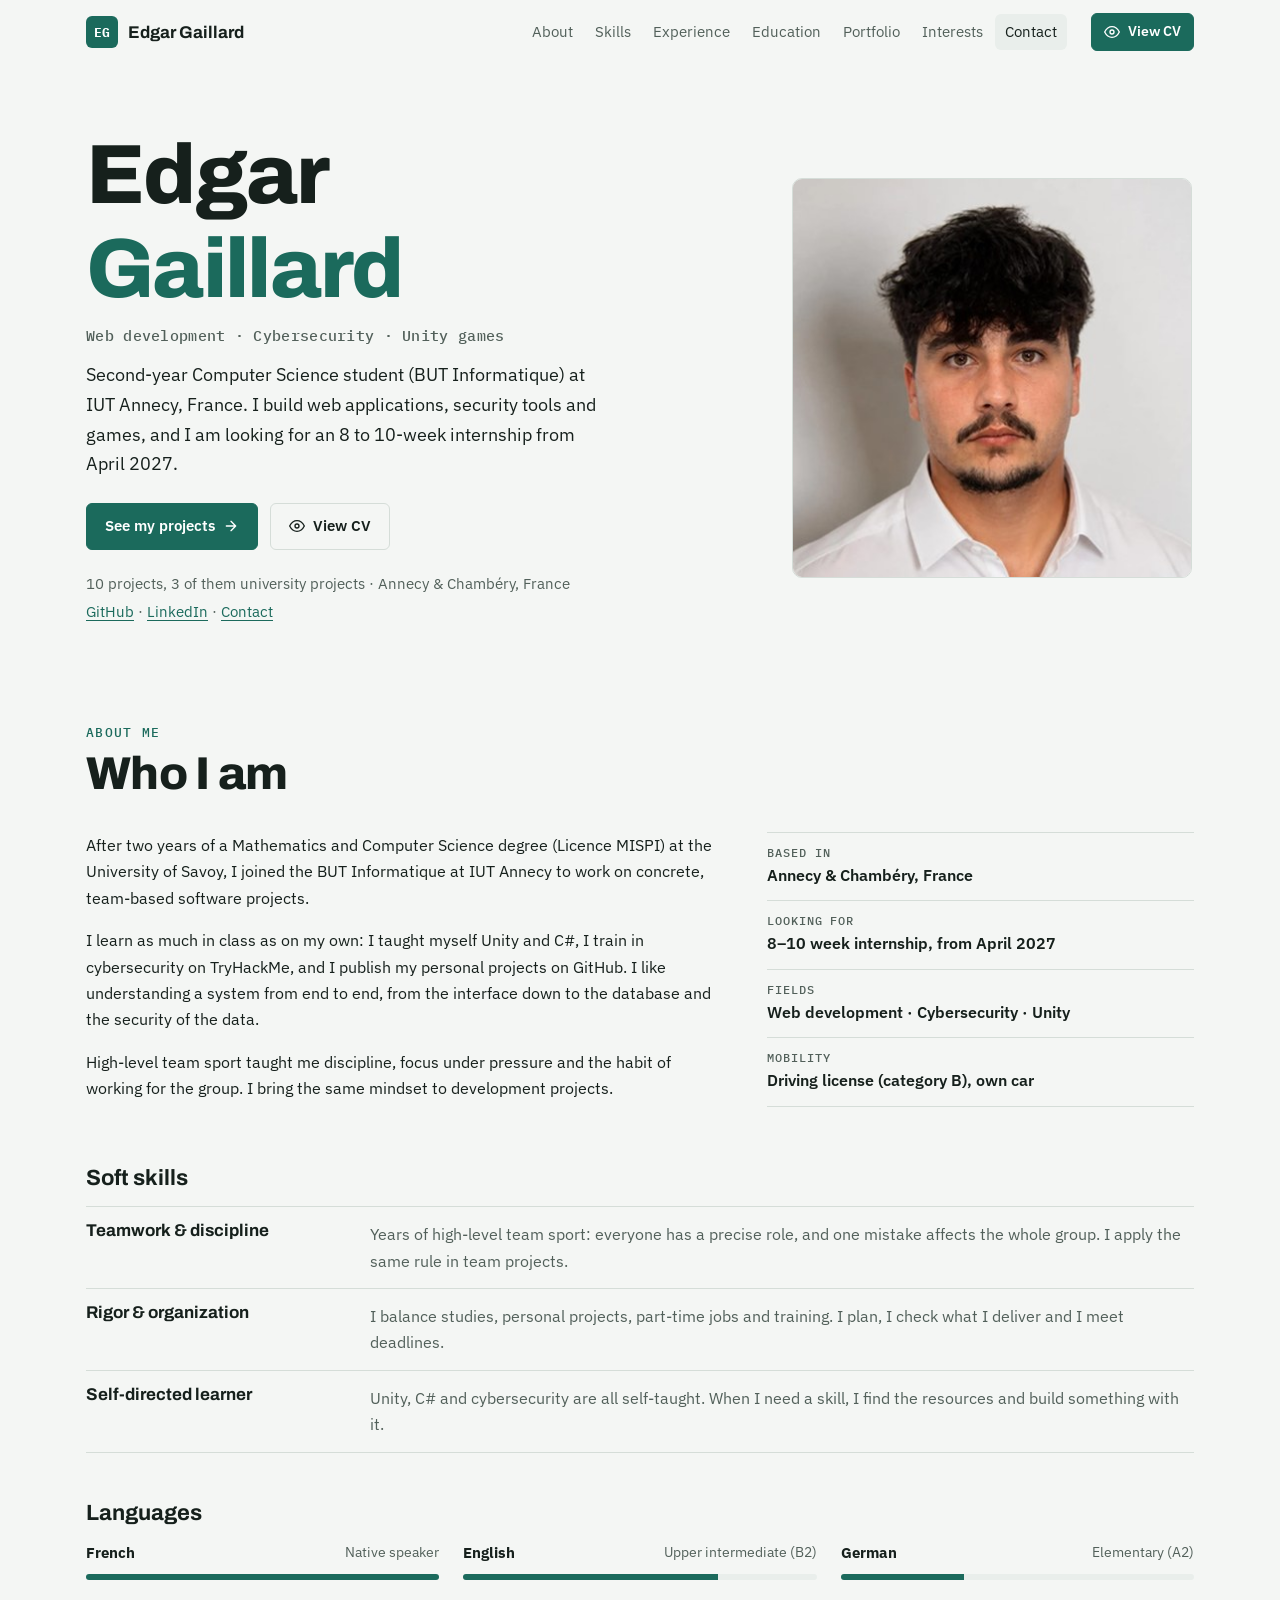
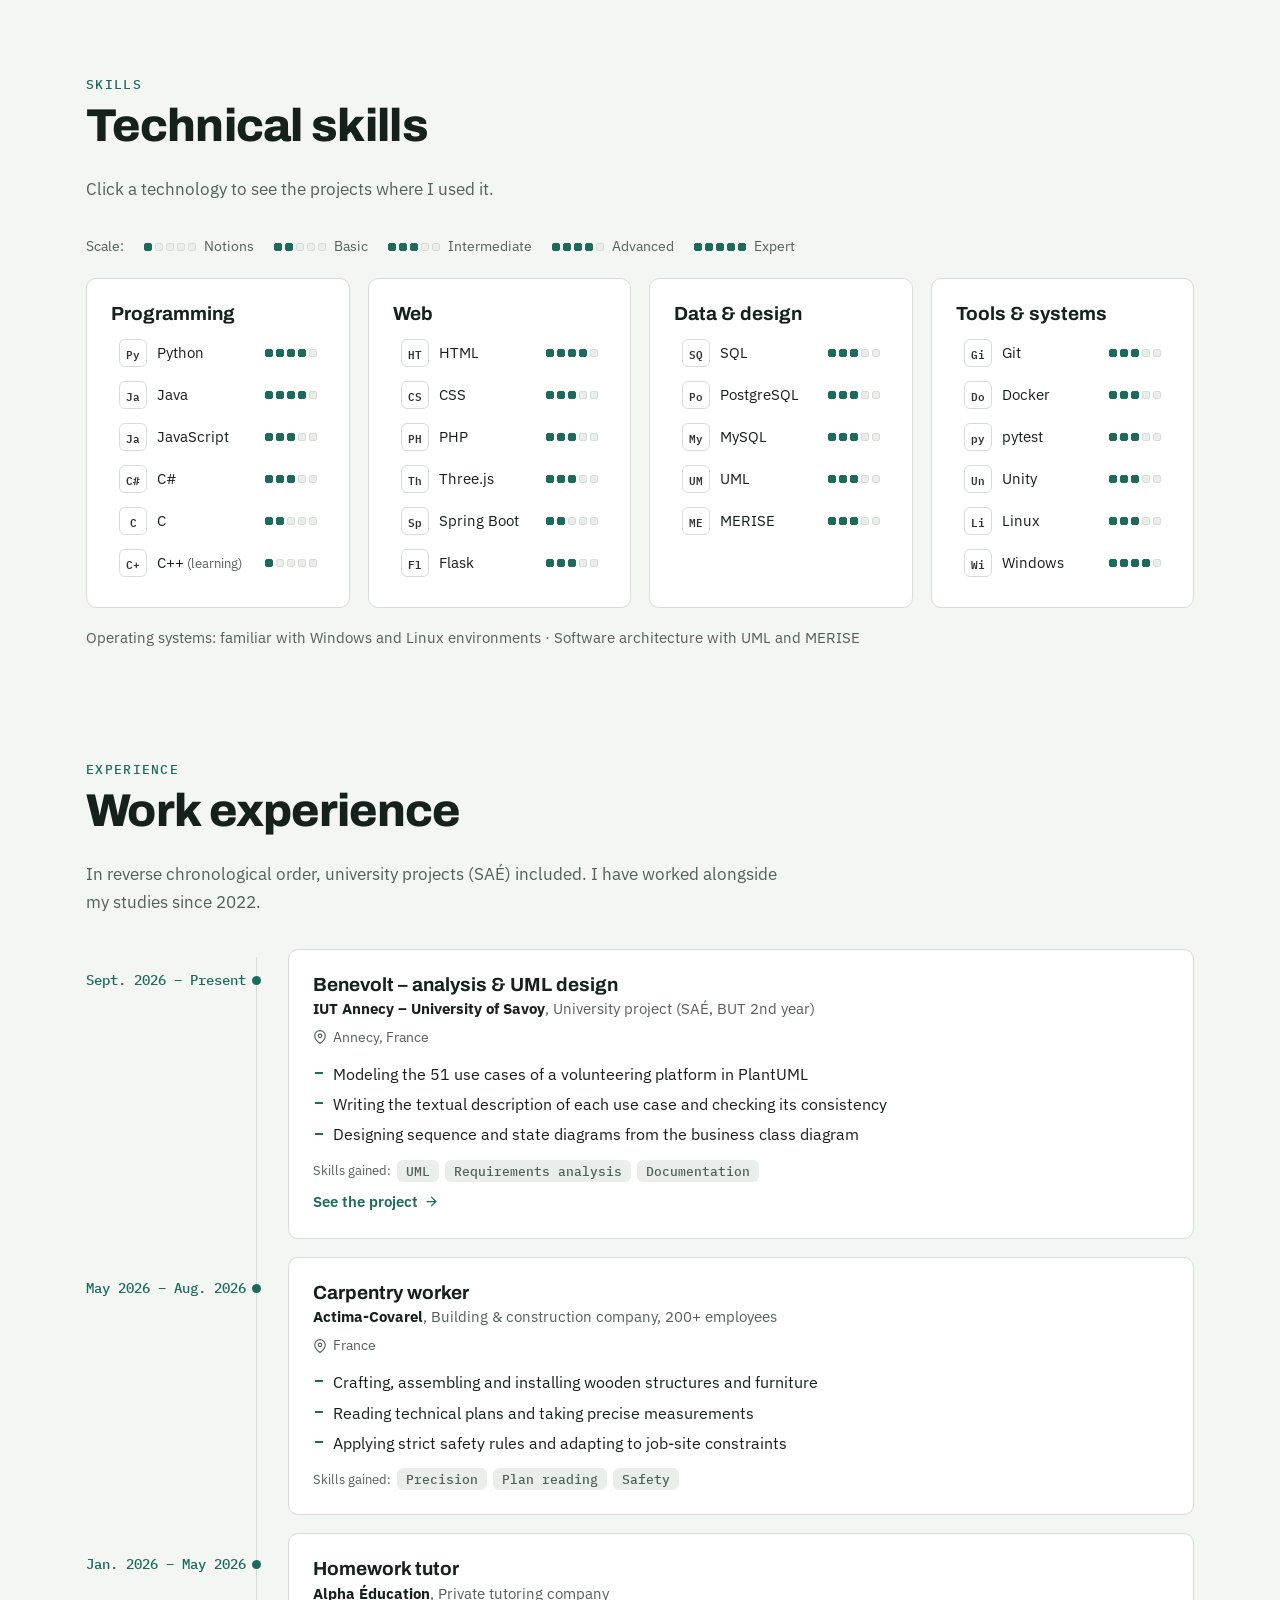
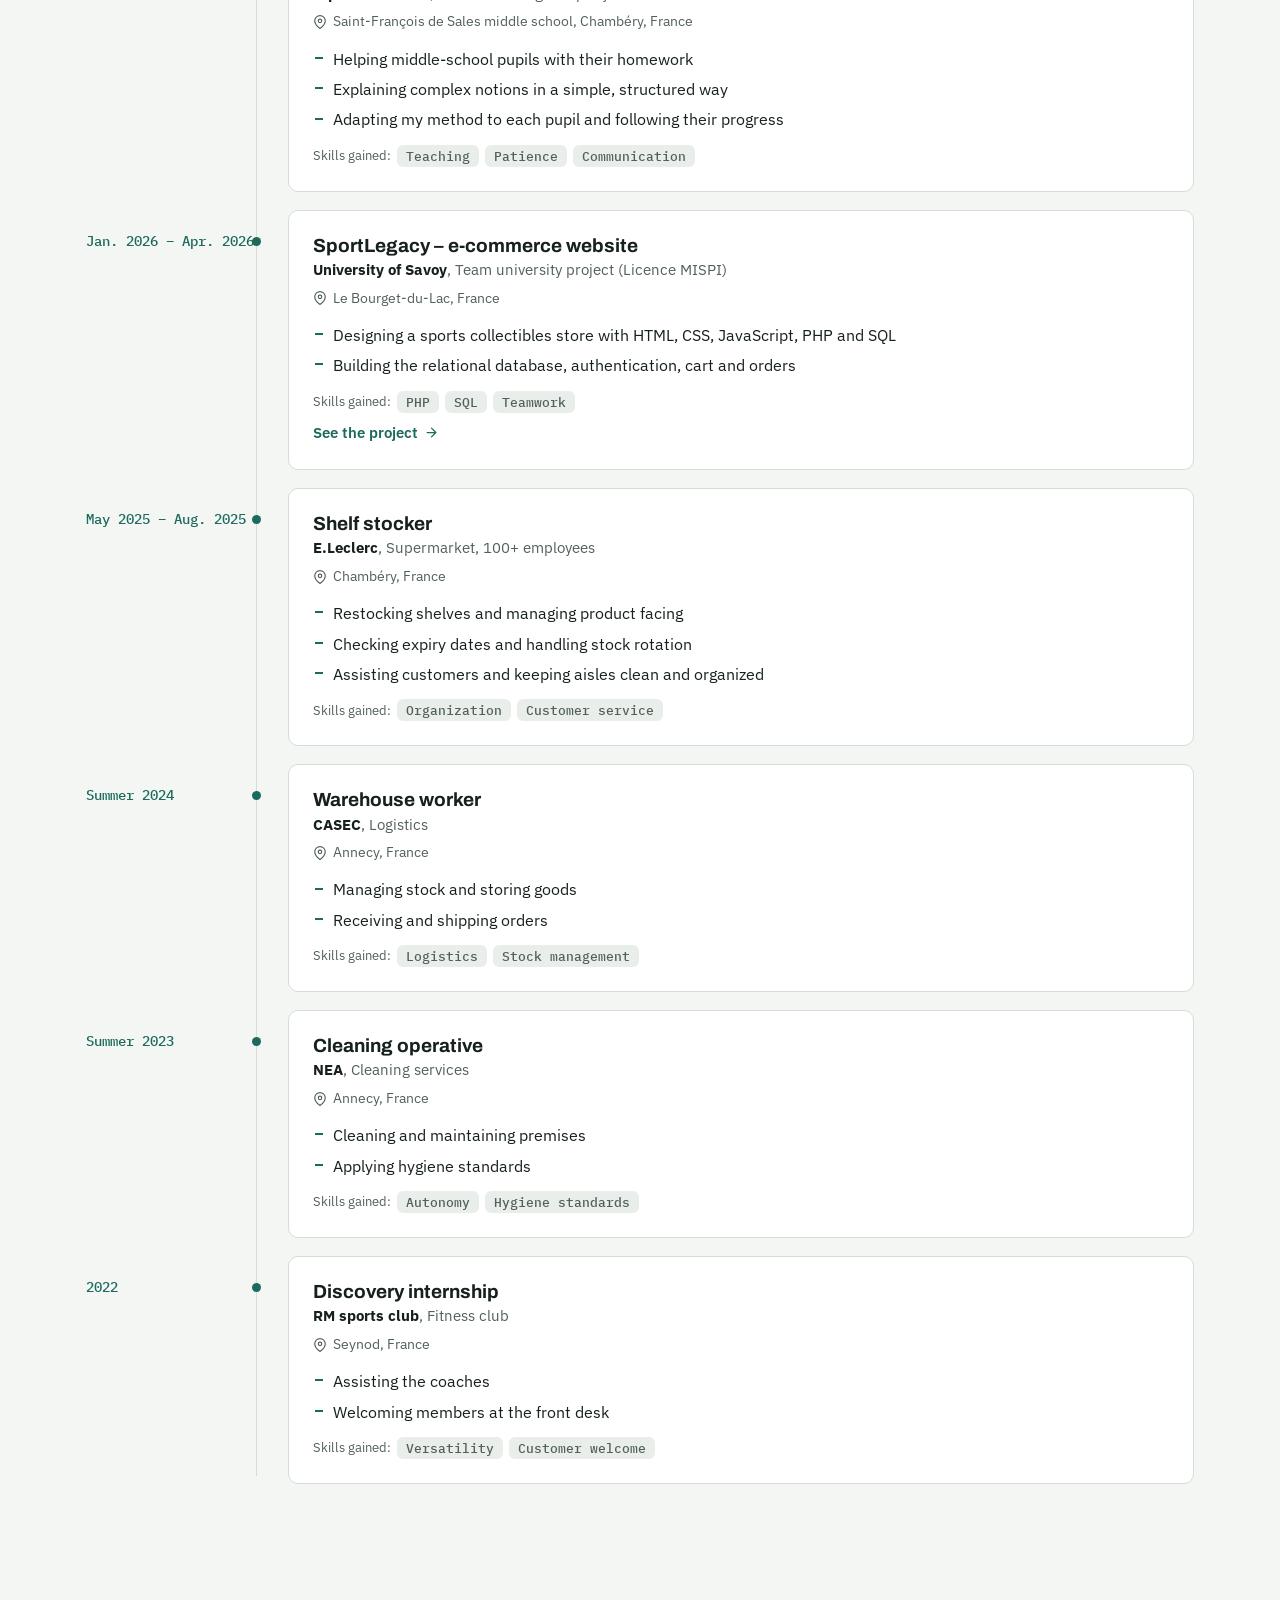
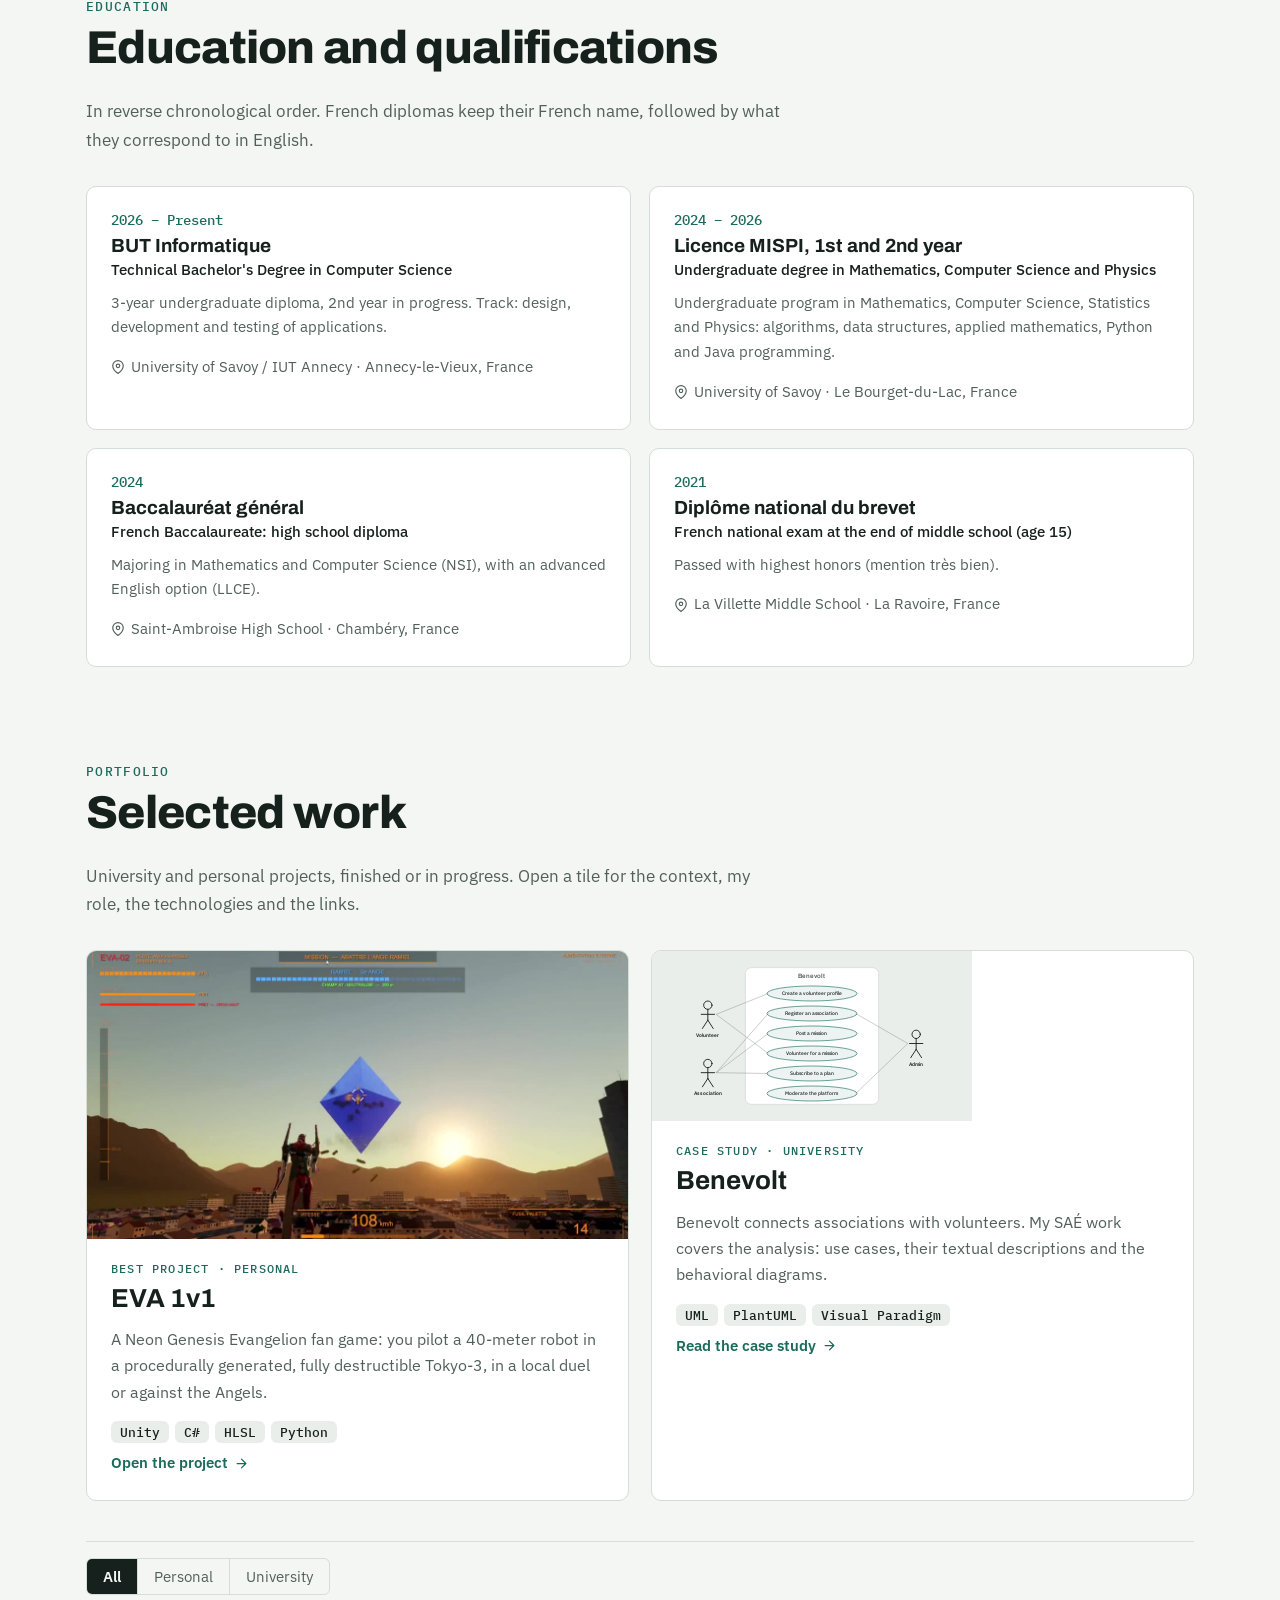
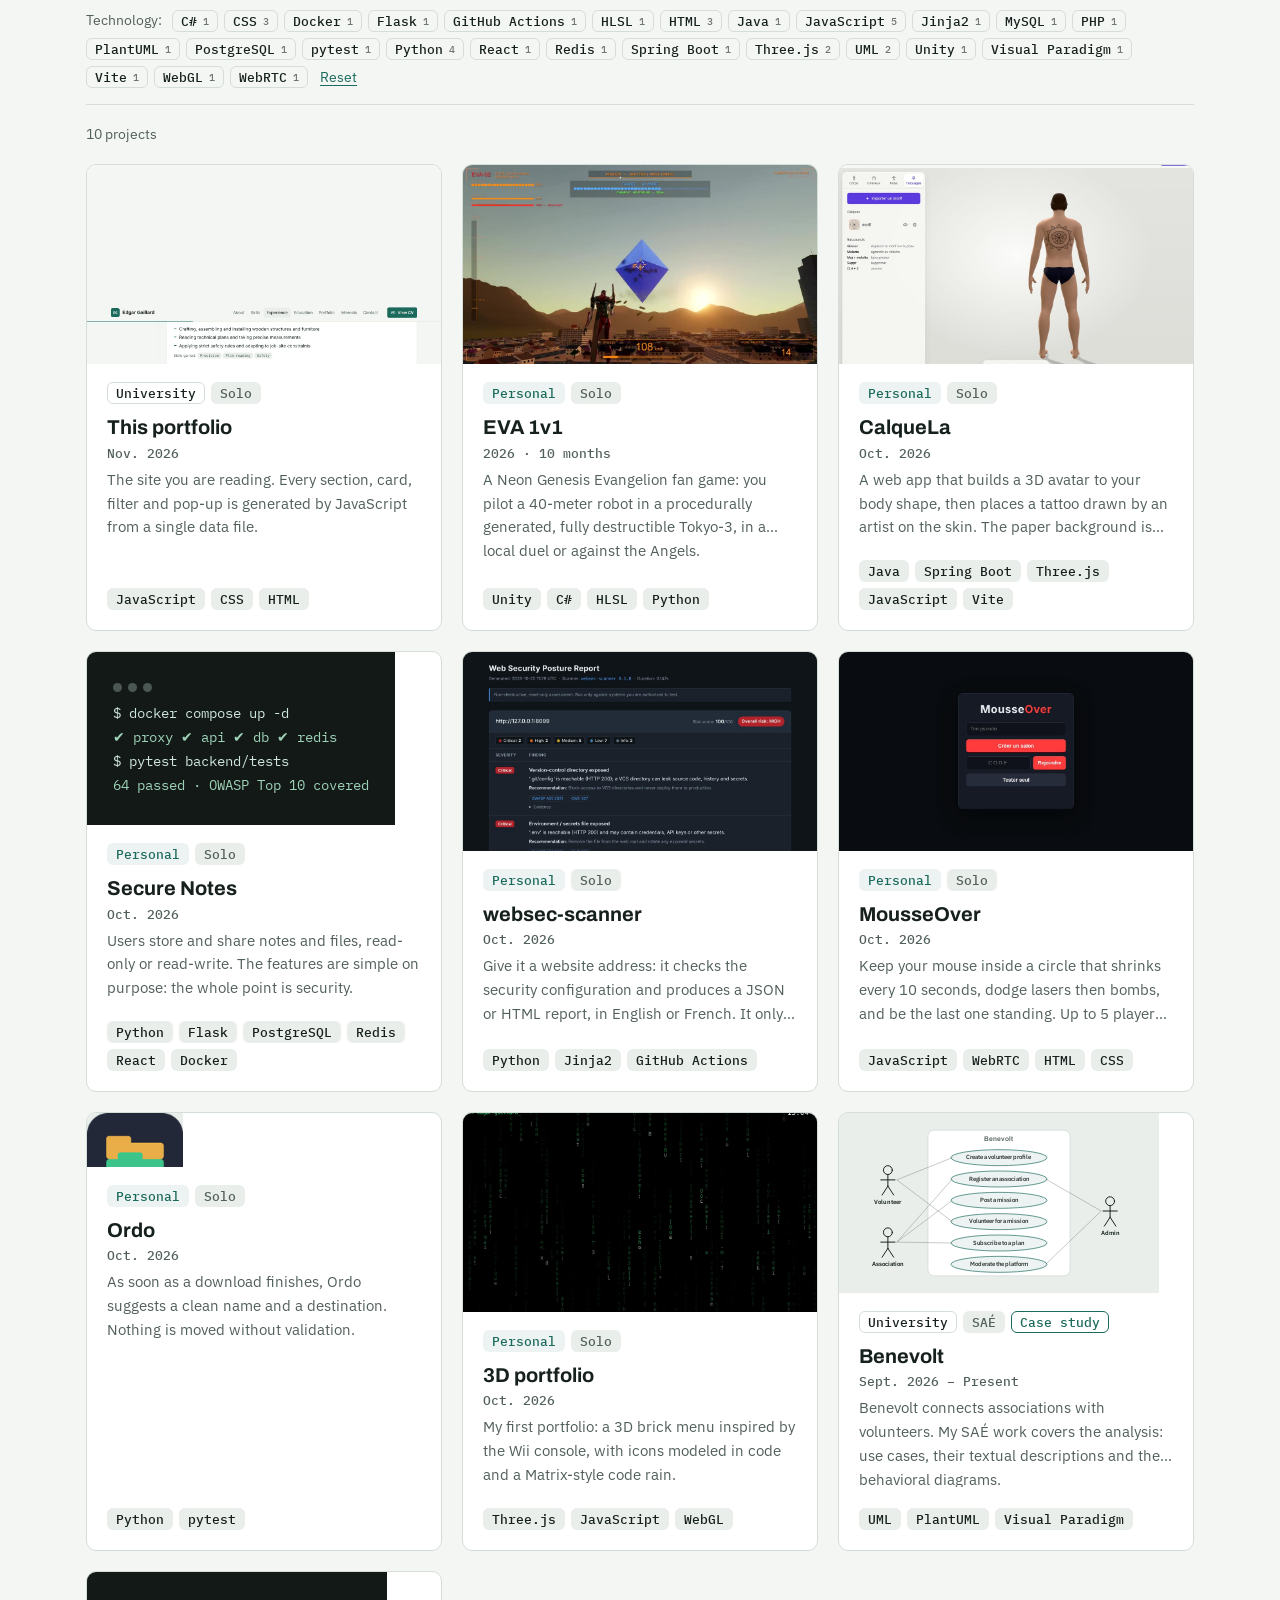
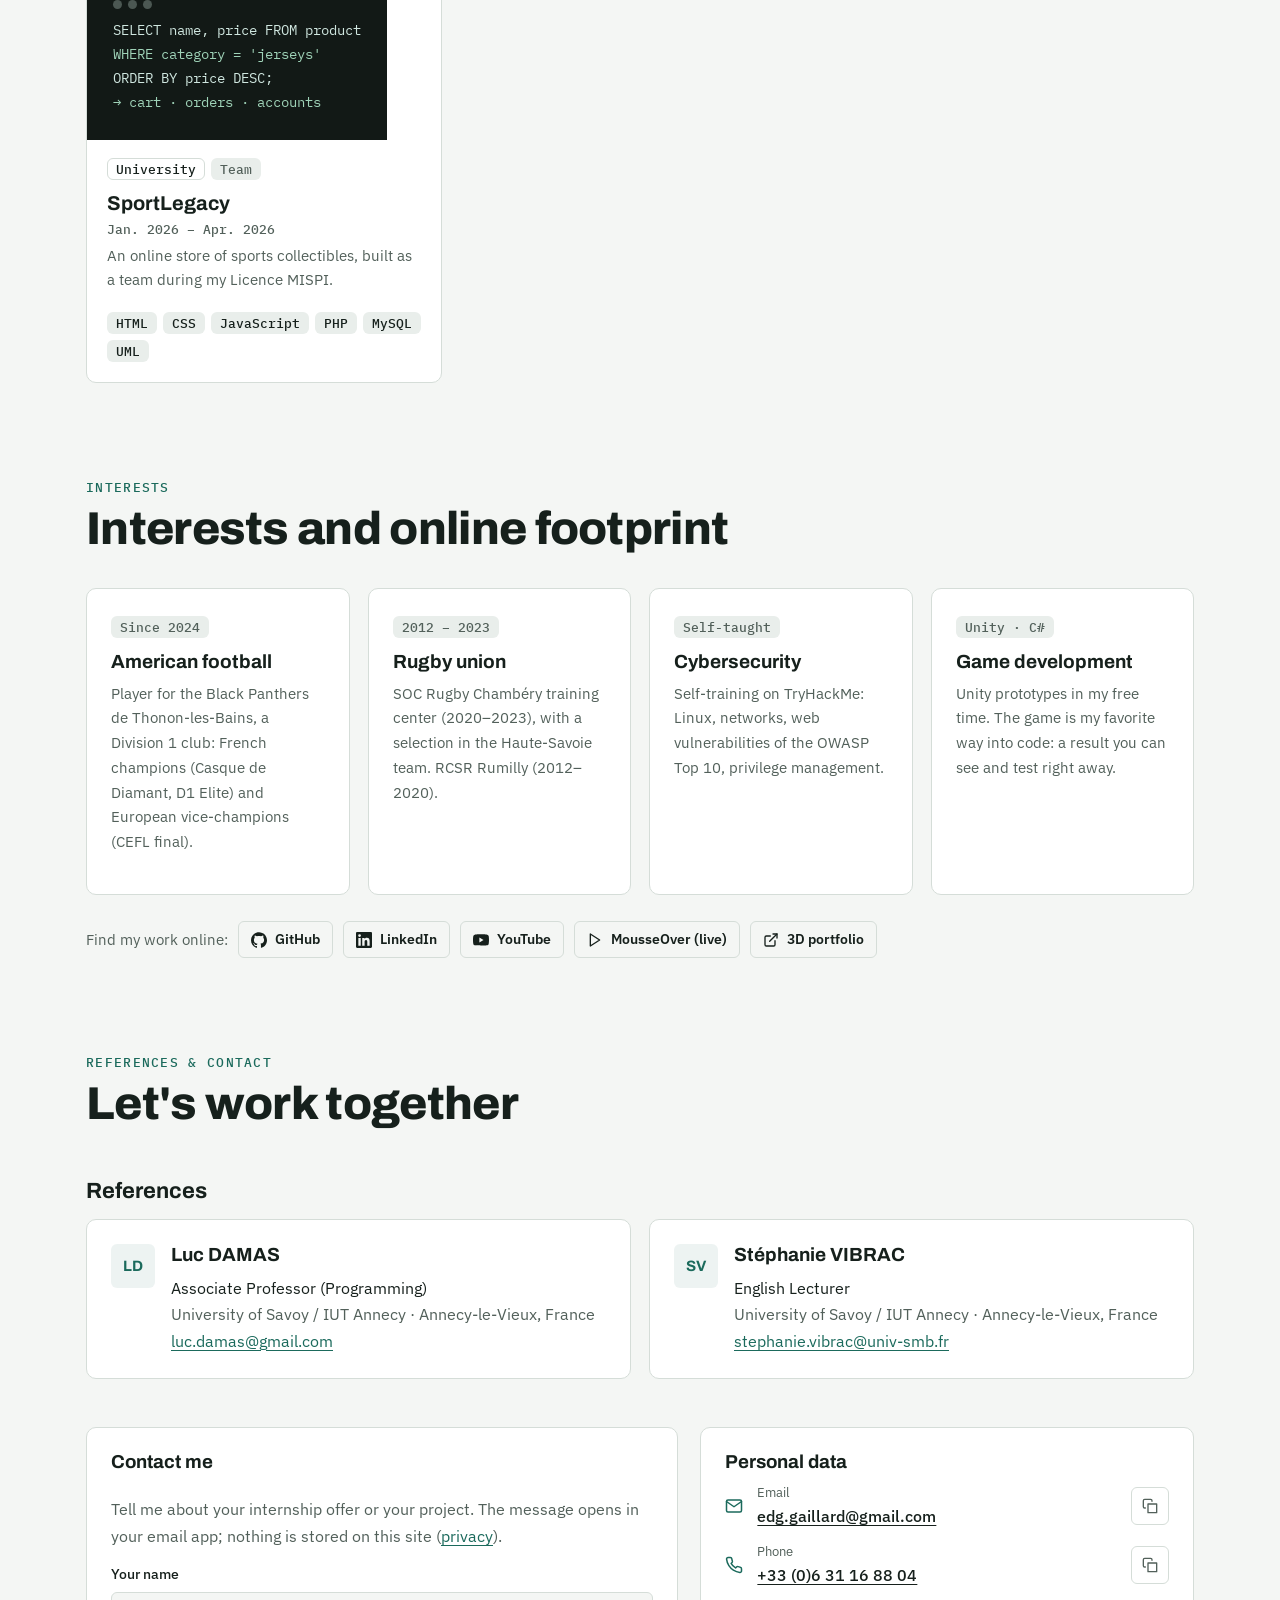
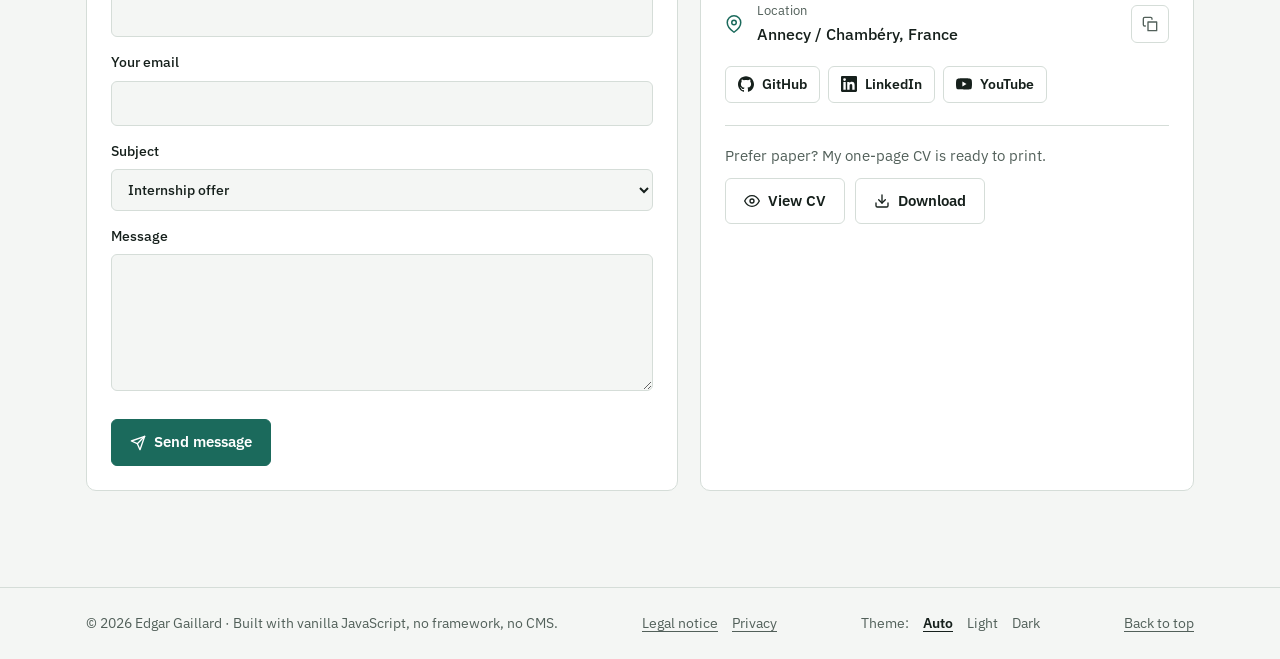
<file: index.html>
<!doctype html>
<html lang="en">
<head>
  <meta charset="utf-8">
  <meta name="viewport" content="width=device-width, initial-scale=1, viewport-fit=cover">
  <title>Edgar Gaillard · Portfolio</title>
  <meta name="description" content="Edgar Gaillard, Computer Science student (BUT Informatique, IUT Annecy): online resume and portfolio of web, security and game projects.">
  <meta name="color-scheme" content="light dark">
  <link rel="icon" href="favicon.svg" type="image/svg+xml">
  <link rel="apple-touch-icon" href="assets/img/apple-touch-icon.png">
  <!-- Open Graph: replace the TODO by the final address of the site once it is online -->
  <meta property="og:type" content="website">
  <meta property="og:title" content="Edgar Gaillard · Portfolio">
  <meta property="og:description" content="Computer Science student at IUT Annecy. Web, cybersecurity and Unity projects. Looking for an internship from April 2027.">
  <meta property="og:image" content="assets/img/og.png">
  <meta property="og:image:width" content="1200">
  <meta property="og:image:height" content="630">
  <meta property="og:url" content="TODO-final-url-of-the-site">
  <meta name="twitter:card" content="summary_large_image">
  <link rel="preconnect" href="https://fonts.googleapis.com">
  <link rel="preconnect" href="https://fonts.gstatic.com" crossorigin>
  <link href="https://fonts.googleapis.com/css2?family=Archivo:wght@600;700;800&family=IBM+Plex+Mono:wght@400;500&family=IBM+Plex+Sans:wght@400;500;600&display=swap" rel="stylesheet">
  <link rel="stylesheet" href="style.css">
  <script src="js/data.js" defer></script>
  <script src="js/app.js" defer></script>
</head>
<body>
  <div id="app"><noscript>This portfolio needs JavaScript. You can still <a href="assets/CV_GAILLARD_Edgar_EN.pdf">download my CV (PDF)</a>, and read the <a href="legal.html">legal notice</a> and the <a href="privacy.html">privacy policy</a>.</noscript></div>
</body>
</html>
<!-- GROGNON -->
</file>
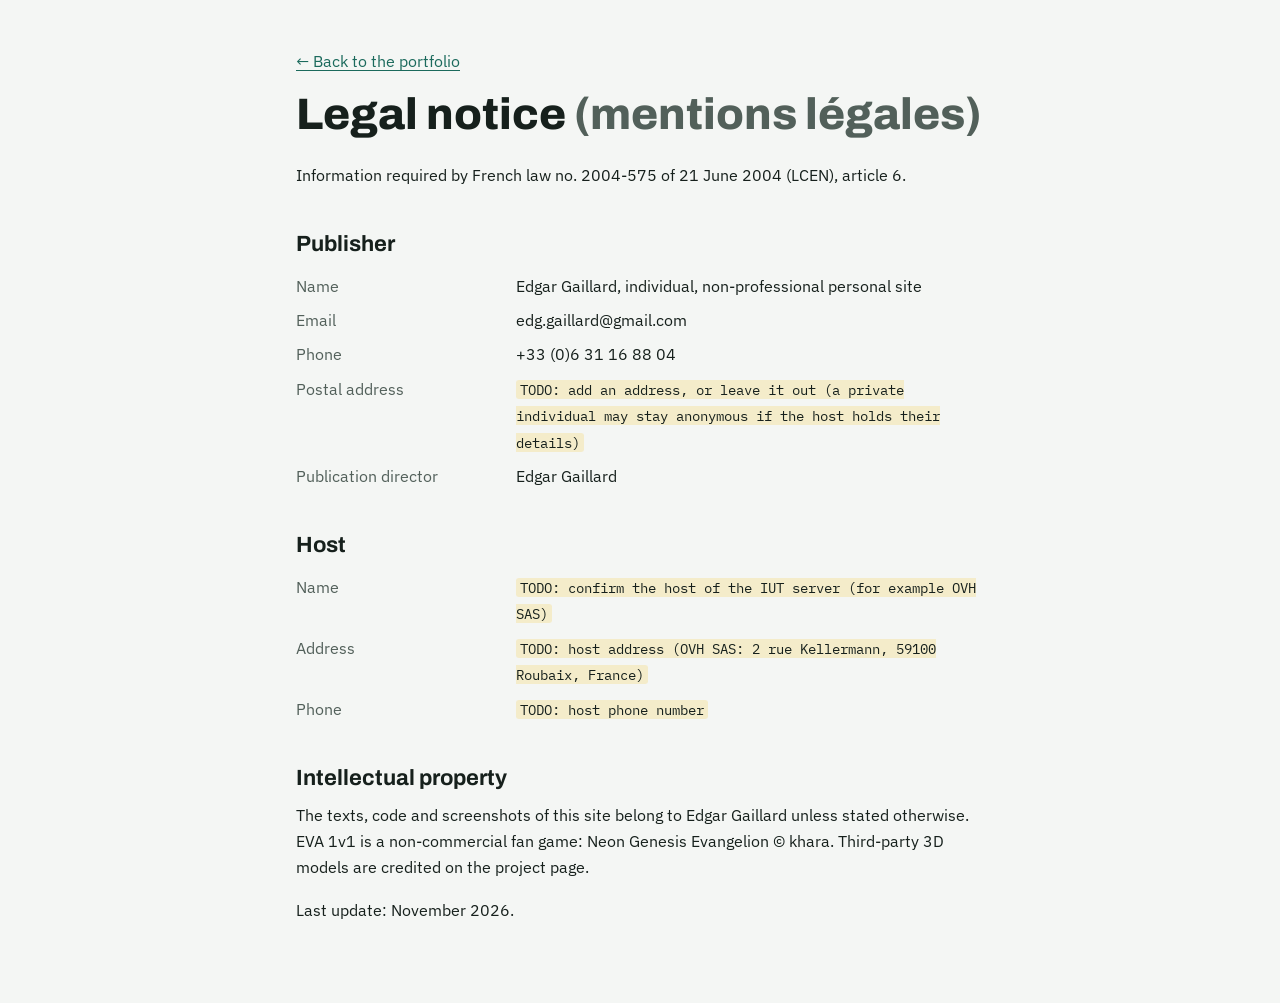
<file: legal.html>
<!doctype html>
<html lang="en">
<head>
  <meta charset="utf-8">
  <meta name="viewport" content="width=device-width, initial-scale=1, viewport-fit=cover">
  <title>Legal notice · Edgar Gaillard</title>
  <meta name="robots" content="noindex">
  <link rel="icon" href="favicon.svg" type="image/svg+xml">
  <link href="https://fonts.googleapis.com/css2?family=Archivo:wght@600;700;800&family=IBM+Plex+Mono:wght@400;500&family=IBM+Plex+Sans:wght@400;500;600&display=swap" rel="stylesheet">
  <link rel="stylesheet" href="style.css">
  <script>try { var t = localStorage.getItem("theme"); if (t === "light" || t === "dark") document.documentElement.dataset.theme = t; } catch (e) {}</script>
</head>
<body>
  <main class="wrap doc">
    <p><a href="index.html">← Back to the portfolio</a></p>
    <h1>Legal notice <span class="muted">(mentions légales)</span></h1>
    <p>Information required by French law no. 2004-575 of 21 June 2004 (LCEN), article 6.</p>
    <h2>Publisher</h2>
    <dl>
      <dt>Name</dt><dd>Edgar Gaillard, individual, non-professional personal site</dd>
      <dt>Email</dt><dd>edg.gaillard@gmail.com</dd>
      <dt>Phone</dt><dd>+33 (0)6 31 16 88 04</dd>
      <dt>Postal address</dt><dd><span class="todo">TODO: add an address, or leave it out (a private individual may stay anonymous if the host holds their details)</span></dd>
      <dt>Publication director</dt><dd>Edgar Gaillard</dd>
    </dl>
    <h2>Host</h2>
    <dl>
      <dt>Name</dt><dd><span class="todo">TODO: confirm the host of the IUT server (for example OVH SAS)</span></dd>
      <dt>Address</dt><dd><span class="todo">TODO: host address (OVH SAS: 2 rue Kellermann, 59100 Roubaix, France)</span></dd>
      <dt>Phone</dt><dd><span class="todo">TODO: host phone number</span></dd>
    </dl>
    <h2>Intellectual property</h2>
    <p>The texts, code and screenshots of this site belong to Edgar Gaillard unless stated otherwise. EVA 1v1 is a non-commercial fan game: Neon Genesis Evangelion © khara. Third-party 3D models are credited on the project page.</p>
    <p>Last update: November 2026.</p>
  </main>
</body>
</html>
<!-- GROGNON -->
</file>
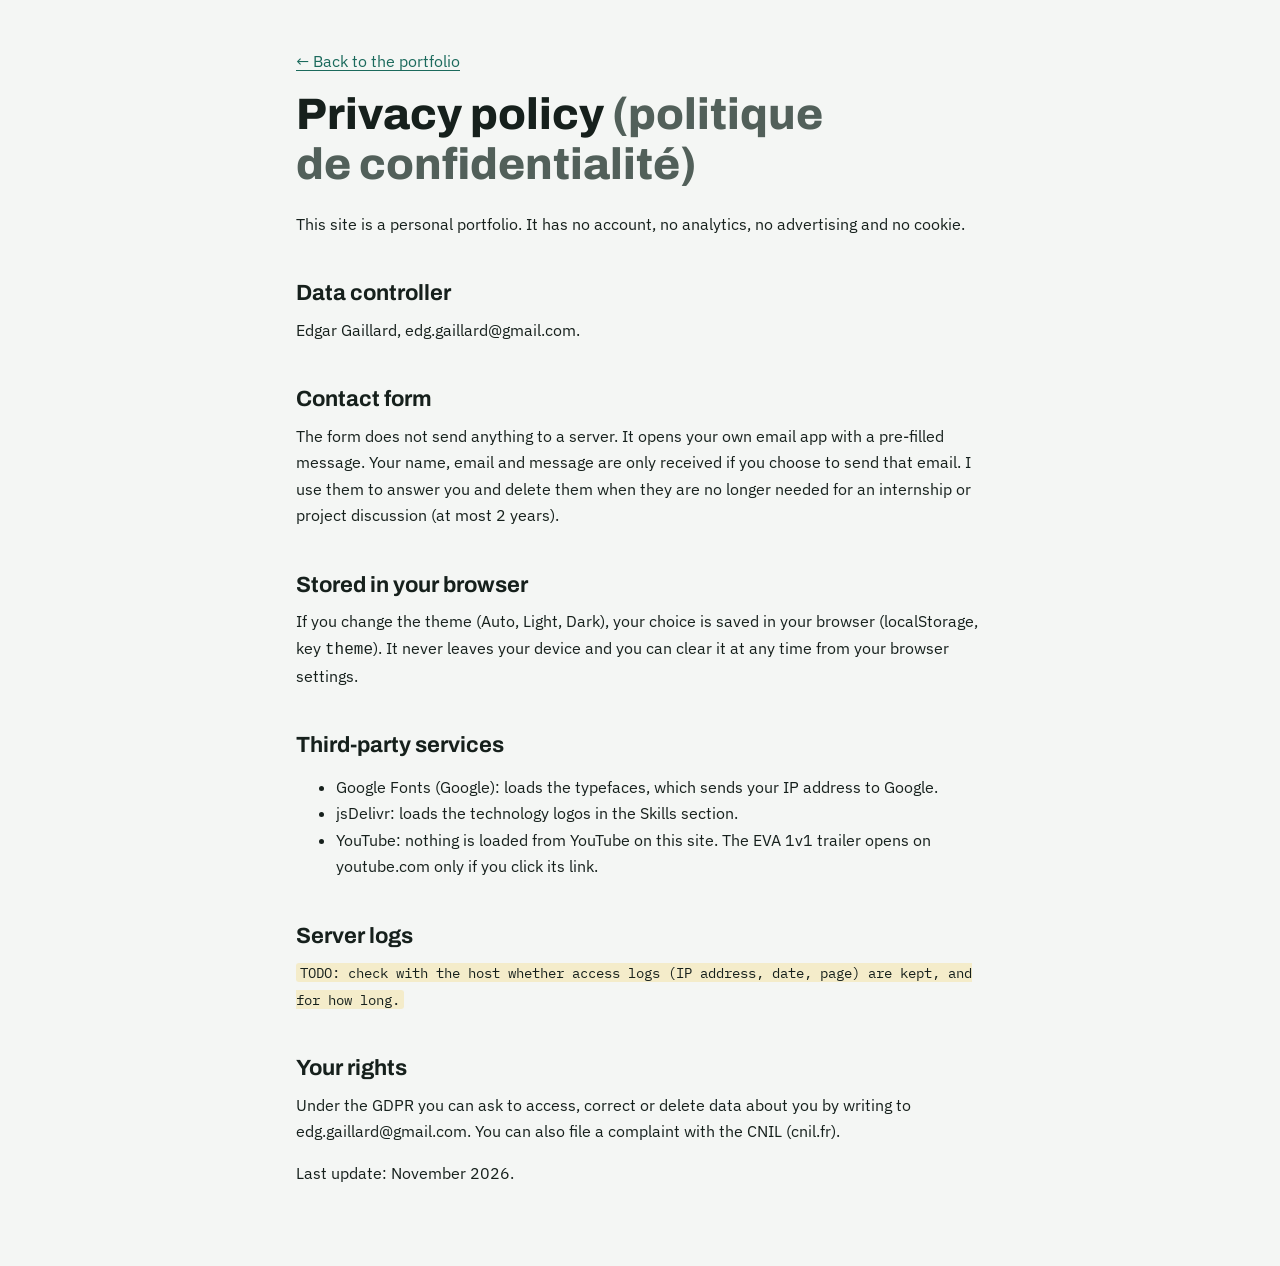
<file: privacy.html>
<!doctype html>
<html lang="en">
<head>
  <meta charset="utf-8">
  <meta name="viewport" content="width=device-width, initial-scale=1, viewport-fit=cover">
  <title>Privacy policy · Edgar Gaillard</title>
  <meta name="robots" content="noindex">
  <link rel="icon" href="favicon.svg" type="image/svg+xml">
  <link href="https://fonts.googleapis.com/css2?family=Archivo:wght@600;700;800&family=IBM+Plex+Mono:wght@400;500&family=IBM+Plex+Sans:wght@400;500;600&display=swap" rel="stylesheet">
  <link rel="stylesheet" href="style.css">
  <script>try { var t = localStorage.getItem("theme"); if (t === "light" || t === "dark") document.documentElement.dataset.theme = t; } catch (e) {}</script>
</head>
<body>
  <main class="wrap doc">
    <p><a href="index.html">← Back to the portfolio</a></p>
    <h1>Privacy policy <span class="muted">(politique de confidentialité)</span></h1>
    <p>This site is a personal portfolio. It has no account, no analytics, no advertising and no cookie.</p>
    <h2>Data controller</h2>
    <p>Edgar Gaillard, edg.gaillard@gmail.com.</p>
    <h2>Contact form</h2>
    <p>The form does not send anything to a server. It opens your own email app with a pre-filled message. Your name, email and message are only received if you choose to send that email. I use them to answer you and delete them when they are no longer needed for an internship or project discussion (at most 2 years).</p>
    <h2>Stored in your browser</h2>
    <p>If you change the theme (Auto, Light, Dark), your choice is saved in your browser (localStorage, key <code>theme</code>). It never leaves your device and you can clear it at any time from your browser settings.</p>
    <h2>Third-party services</h2>
    <ul>
      <li>Google Fonts (Google): loads the typefaces, which sends your IP address to Google.</li>
      <li>jsDelivr: loads the technology logos in the Skills section.</li>
      <li>YouTube: nothing is loaded from YouTube on this site. The EVA 1v1 trailer opens on youtube.com only if you click its link.</li>
    </ul>
    <h2>Server logs</h2>
    <p><span class="todo">TODO: check with the host whether access logs (IP address, date, page) are kept, and for how long.</span></p>
    <h2>Your rights</h2>
    <p>Under the GDPR you can ask to access, correct or delete data about you by writing to edg.gaillard@gmail.com. You can also file a complaint with the CNIL (cnil.fr).</p>
    <p>Last update: November 2026.</p>
  </main>
</body>
</html>
<!-- GROGNON -->
</file>
<file: style.css>
/* Layout: left-aligned hero with a real project shot, then plain sections on one 96 px rhythm.
   One brand colour (Annecy lake green), two radii (6 px controls, 10 px cards), no glow, no blur. */
:root {
  --bg: #f4f6f4; --surface: #ffffff; --surface2: #e9eeeb; --text: #16201c; --muted: #52605a;
  --border: #d5ddd8; --accent: #1b6a5c; --accent-ink: #ffffff; --accent-soft: #1b6a5c14; --danger: #c43d3d;
  --r-sm: 6px; --r: 10px; --shadow: 0 18px 50px -20px #0b120f55;
  --f-head: "Archivo", "Arial Narrow", Arial, sans-serif;
  --f-body: "IBM Plex Sans", "Segoe UI", Roboto, Arial, sans-serif;
  --f-mono: "IBM Plex Mono", ui-monospace, Consolas, monospace;
  --term-bg: #121916; --term-a: #cfe6df; --term-b: #9fd3b8;
}
@media (prefers-color-scheme: dark) {
  :root:not([data-theme="light"]) {
    --bg: #0f1412; --surface: #151c19; --surface2: #1c2521; --text: #e3e9e6; --muted: #98a59f;
    --border: #2a3531; --accent: #6bbfab; --accent-ink: #0d1412; --accent-soft: #6bbfab1c; --danger: #ef7a7a;
    --shadow: 0 18px 50px -20px #000d; color-scheme: dark;
  }
}
:root[data-theme="dark"] {
  --bg: #0f1412; --surface: #151c19; --surface2: #1c2521; --text: #e3e9e6; --muted: #98a59f;
  --border: #2a3531; --accent: #6bbfab; --accent-ink: #0d1412; --accent-soft: #6bbfab1c; --danger: #ef7a7a;
  --shadow: 0 18px 50px -20px #000d; color-scheme: dark;
}

/* ---------- Base ---------- */
*, *::before, *::after { box-sizing: border-box; }
html { scroll-behavior: smooth; scroll-padding-top: 80px; }
body { margin: 0; background: var(--bg); color: var(--text); font: 16px/1.65 var(--f-body); -webkit-font-smoothing: antialiased; }
body.locked { overflow: hidden; }
h1, h2, h3, h4 { font-family: var(--f-head); line-height: 1.12; margin: 0 0 .5em; text-wrap: balance; }
p { margin: 0 0 1em; }
a { color: var(--accent); text-decoration: underline; text-decoration-thickness: 1px; text-underline-offset: 3px; }
a:hover { text-decoration-thickness: 2px; }
img { max-width: 100%; display: block; }
button { font: inherit; color: inherit; background: none; border: 0; cursor: pointer; padding: 0; }
:focus-visible { outline: 2px solid var(--accent); outline-offset: 3px; border-radius: var(--r-sm); }
.wrap { width: min(1140px, 100%); margin-inline: auto; padding-left: max(16px, env(safe-area-inset-left, 0px)); padding-right: max(16px, env(safe-area-inset-right, 0px)); }
main > section { padding-block: 96px 0; }
.ico { flex: none; }
.muted { color: var(--muted); }

/* ---------- Buttons & chips ---------- */
.btn { display: inline-flex; align-items: center; gap: 8px; padding: 10px 18px; border-radius: var(--r-sm); background: var(--accent); color: var(--accent-ink); font-weight: 600; font-size: 15px; border: 1px solid var(--accent); text-decoration: none; transition: background-color .15s, color .15s, border-color .15s; }
.btn:hover { background: color-mix(in srgb, var(--accent) 85%, var(--text)); }
.btn.ghost { background: transparent; color: var(--text); border-color: var(--border); }
.btn.ghost:hover { border-color: var(--accent); color: var(--accent); }
.btn.sm { padding: 6px 12px; font-size: 14px; }
.iconbtn { display: grid; place-items: center; width: 38px; height: 38px; border-radius: var(--r-sm); border: 1px solid var(--border); color: var(--muted); transition: color .15s, border-color .15s; }
.iconbtn:hover { color: var(--accent); border-color: var(--accent); }
.chip { display: inline-flex; align-items: center; gap: 6px; padding: 2px 8px; border-radius: var(--r-sm); font: 500 12.5px var(--f-mono); background: var(--surface2); color: var(--muted); border: 1px solid transparent; }
.chip.tech { color: var(--text); }
.chip.type.personal { background: var(--accent-soft); color: var(--accent); }
.chip.type.university { background: transparent; border-color: var(--border); color: var(--text); }
.chip.case { background: transparent; border-color: var(--accent); color: var(--accent); }
.more { display: inline-flex; align-items: center; gap: 6px; color: var(--accent); font-weight: 600; font-size: 14.5px; margin-top: 8px; }

/* ---------- Nav ---------- */
body::before { content: ""; position: fixed; inset: 0 0 auto; height: env(safe-area-inset-top, 0px); z-index: 60; background: var(--bg); }
.top { position: fixed; inset: 0 0 auto; top: env(safe-area-inset-top, 0px); z-index: 50; background: var(--bg); border-bottom: 1px solid transparent; transition: border-color .15s; }
.top.scrolled { border-bottom-color: var(--border); }
.progress { position: absolute; inset: auto 0 -1px; height: 2px; background: var(--accent); transform: scaleX(0); transform-origin: left; }
.nav { width: min(1140px, 100%); margin: auto; height: 64px; display: flex; align-items: center; gap: 24px; padding-left: max(16px, env(safe-area-inset-left, 0px)); padding-right: max(16px, env(safe-area-inset-right, 0px)); }
.brand { display: flex; align-items: center; gap: 10px; color: var(--text); font: 700 17px var(--f-head); text-decoration: none; }
.mono { display: grid; place-items: center; width: 32px; height: 32px; border-radius: var(--r-sm); background: var(--accent); color: var(--accent-ink); font: 700 13px var(--f-mono); }
.links { display: flex; gap: 2px; margin-left: auto; }
.links a { color: var(--muted); font-size: 14.5px; padding: 6px 10px; border-radius: var(--r-sm); text-decoration: none; }
.links a:hover, .links a.on { color: var(--text); background: var(--surface2); }
.actions { display: flex; gap: 8px; align-items: center; }
.burger { display: none; }

/* ---------- Hero ---------- */
.hero { padding-block: 128px 0; }
.hero-in { display: grid; grid-template-columns: 1fr 1.05fr; gap: 56px; align-items: center; }
.hero-txt { min-width: 0; }
.hero h1 { font-size: clamp(44px, 7.4vw, 84px); font-weight: 800; letter-spacing: -.02em; margin: 0 0 10px; }
.hero h1 span { color: var(--accent); }
.role { font: 500 15px var(--f-mono); color: var(--muted); letter-spacing: .02em; }
.tagline { font-size: 18px; max-width: 54ch; }
.cta { display: flex; flex-wrap: wrap; gap: 12px; margin: 24px 0 22px; }
.facts-line { color: var(--muted); font-size: 14.5px; margin: 0 0 4px; }
.hero-pic { margin: 0; justify-self: end; min-width: 0; }
.hero-pic img { width: min(400px, 100%); height: auto; aspect-ratio: 1; object-fit: cover; border-radius: var(--r); border: 1px solid var(--border); }

/* ---------- Sections ---------- */
.shead { margin-bottom: 32px; max-width: 70ch; }
.kicker { font: 500 13px var(--f-mono); color: var(--accent); text-transform: uppercase; letter-spacing: .1em; margin-bottom: 8px; }
.shead h2 { font-size: clamp(32px, 4.4vw, 46px); font-weight: 800; letter-spacing: -.015em; }
.lead { color: var(--muted); font-size: 17px; }
.sub-h { font-size: 22px; margin: 48px 0 16px; }
.card { background: var(--surface); border: 1px solid var(--border); border-radius: var(--r); padding: 24px; min-width: 0; }
.card h4 { font-size: 19px; }
.place { display: flex; align-items: center; gap: 6px; color: var(--muted); font-size: 14px; margin: 0; }
.ticks { list-style: none; padding: 0; margin: 12px 0; }
.ticks li { position: relative; padding-left: 20px; margin: 4px 0; }
.ticks li::before { content: ""; position: absolute; left: 2px; top: .7em; width: 8px; height: 2px; background: var(--accent); }

/* About */
.about { display: grid; grid-template-columns: 1.5fr 1fr; gap: 40px; }
.about-txt { min-width: 0; }
.facts { margin: 0; display: grid; align-content: start; border-top: 1px solid var(--border); }
.facts div { padding: 12px 0; border-bottom: 1px solid var(--border); }
.facts dt { font: 500 12px var(--f-mono); color: var(--muted); text-transform: uppercase; letter-spacing: .08em; }
.facts dd { margin: 2px 0 0; font-weight: 600; }
.soft { margin: 0; border-top: 1px solid var(--border); }
.soft div { display: grid; grid-template-columns: 260px 1fr; gap: 24px; padding: 14px 0; border-bottom: 1px solid var(--border); }
.soft dt { font: 700 17px var(--f-head); }
.soft dd { margin: 0; color: var(--muted); }
.langs { display: grid; grid-template-columns: repeat(3, 1fr); gap: 24px; }
.lang > div:first-child { display: flex; justify-content: space-between; gap: 8px; font-size: 15px; flex-wrap: wrap; }
.lang span { color: var(--muted); font-size: 14px; }
.bar { height: 6px; border-radius: 3px; background: var(--surface2); margin-top: 8px; overflow: hidden; }
.bar i { display: block; height: 100%; width: var(--v); background: var(--accent); }

/* Skills */
.scale { display: flex; flex-wrap: wrap; gap: 8px 20px; align-items: center; font-size: 13.5px; color: var(--muted); margin-bottom: 20px; }
.scale > span { display: inline-flex; gap: 8px; align-items: center; }
.skills { display: grid; gap: 18px; grid-template-columns: repeat(4, 1fr); }
.skills ul { list-style: none; margin: 0; padding: 0; display: grid; gap: 2px; }
.skill { width: 100%; display: flex; align-items: center; gap: 10px; padding: 6px 8px; border-radius: var(--r-sm); text-align: left; transition: background-color .15s; }
.skill.link:hover { background: var(--surface2); }
.skill .nm { flex: 1; font-size: 15px; }
.skill small { color: var(--muted); }
.logo { display: grid; place-items: center; width: 28px; height: 28px; border-radius: var(--r-sm); background: #fff; border: 1px solid var(--border); font: 600 11px var(--f-mono); color: #333; }
.dots5 { display: inline-flex; gap: 3px; }
.dots5 i { width: 8px; height: 8px; border-radius: 2px; background: var(--surface2); border: 1px solid var(--border); }
.dots5 i.on { background: var(--accent); border-color: var(--accent); }
.osline { color: var(--muted); font-size: 14.5px; margin-top: 18px; }

/* Timeline */
.timeline { list-style: none; padding: 0; margin: 0; position: relative; }
.timeline::before { content: ""; position: absolute; left: 170px; top: 8px; bottom: 8px; width: 1px; background: var(--border); }
.timeline > li { display: grid; grid-template-columns: 170px 1fr; gap: 32px; margin-bottom: 18px; position: relative; }
.timeline > li::before { content: ""; position: absolute; left: 166px; top: 27px; width: 9px; height: 9px; border-radius: 50%; background: var(--accent); }
.when { font: 500 13.5px var(--f-mono); color: var(--accent); padding-top: 22px; font-variant-numeric: tabular-nums; }
.xp h4 { margin-bottom: 2px; }
.org { margin: 0 0 4px; color: var(--muted); font-size: 15px; }
.org b { color: var(--text); }
.gained { display: flex; flex-wrap: wrap; gap: 6px; align-items: center; font-size: 13px; color: var(--muted); }
.edu { display: grid; gap: 18px; grid-template-columns: repeat(2, 1fr); }
.edu .when { display: block; padding: 0 0 6px; }
.edu p { color: var(--muted); font-size: 15px; }
.edu h4 { margin-bottom: 2px; }
.edu .en { color: var(--text); font-weight: 500; margin-bottom: 8px; }

/* Portfolio */
.featured { display: grid; grid-template-columns: 1fr 1fr; gap: 22px; margin-bottom: 40px; }
.feat, .tile { display: flex; flex-direction: column; text-align: left; background: var(--surface); border: 1px solid var(--border); border-radius: var(--r); overflow: hidden; min-width: 0; transition: border-color .15s; }
.feat:hover, .tile:hover { border-color: var(--accent); }
.feat:hover h3, .tile:hover h4 { color: var(--accent); }
.feat .cover { aspect-ratio: 16/8.5; }
.feat-txt { padding: 22px 24px 24px; }
.feat-txt h3 { font-size: 26px; }
.feat-txt > p:not(.eyebrow) { color: var(--muted); }
.eyebrow { font: 500 12px var(--f-mono); text-transform: uppercase; letter-spacing: .1em; color: var(--accent); margin-bottom: 8px; }
.tags { display: flex; flex-wrap: wrap; gap: 6px; }
.filters { display: grid; gap: 14px; padding: 16px 0; border-block: 1px solid var(--border); }
.seg { display: inline-flex; width: max-content; max-width: 100%; border: 1px solid var(--border); border-radius: var(--r-sm); overflow: hidden; }
.seg button { padding: 6px 16px; font-size: 14.5px; color: var(--muted); }
.seg button + button { border-left: 1px solid var(--border); }
.seg button.on { background: var(--text); color: var(--bg); font-weight: 600; }
.techs { display: flex; flex-wrap: wrap; gap: 6px; align-items: center; }
.lbl { font-size: 13.5px; color: var(--muted); margin-right: 4px; }
.chip.f { cursor: pointer; border-color: var(--border); background: transparent; transition: border-color .15s; }
.chip.f:hover { border-color: var(--accent); }
.chip.f small { opacity: .6; }
.chip.f.on { background: var(--accent); border-color: var(--accent); color: var(--accent-ink); }
.clear { font-size: 13.5px; color: var(--accent); margin-left: 6px; text-decoration: underline; text-underline-offset: 3px; }
.result { color: var(--muted); font-size: 14px; margin: 18px 0; }
.grid { display: grid; grid-template-columns: repeat(auto-fill, minmax(min(300px, 100%), 1fr)); gap: 20px; }
.tile .cover { aspect-ratio: 16/9; }
.tile-txt { padding: 18px 20px 20px; display: flex; flex-direction: column; gap: 6px; flex: 1; }
.tile-txt h4 { margin: 6px 0 0; font-size: 20px; transition: color .15s; }
.tile-txt .date { font: 500 13px var(--f-mono); color: var(--muted); margin: 0; }
.tile-txt > p:not(.date) { color: var(--muted); font-size: 14.5px; flex: 1; display: -webkit-box; -webkit-line-clamp: 3; -webkit-box-orient: vertical; overflow: hidden; }
.badges { display: flex; gap: 6px; flex-wrap: wrap; }

/* Covers */
.cover { overflow: hidden; background: var(--surface2); max-width: 100%; }
.cover img { width: 100%; height: 100%; object-fit: cover; }
.gen { display: grid; place-items: center; background: var(--surface2); }
.term { place-items: start; align-content: center; padding: 22px 26px; gap: 6px; background: var(--term-bg); }
.term .dots { display: flex; gap: 6px; margin-bottom: 6px; }
.term .dots i { width: 9px; height: 9px; border-radius: 50%; background: #4b5752; }
.term code { font: 14px var(--f-mono); color: var(--term-a); }
.term code:nth-of-type(even) { color: var(--term-b); }
.iconcov img { width: 96px; height: 96px; }
.uc { width: 100%; height: 100%; padding: 10px; }
.uc .sys { fill: var(--surface); stroke: var(--border); stroke-width: 2; }
.uc .sysname { font: 600 15px var(--f-head); fill: var(--muted); }
.uc .case ellipse { fill: var(--accent-soft); stroke: var(--accent); stroke-width: 1.5; }
.uc .case text { font: 500 12.5px var(--f-body); fill: var(--text); }
.uc .link { stroke: var(--muted); stroke-width: 1.2; opacity: .6; }
.uc .actor circle, .uc .actor path { fill: none; stroke: var(--text); stroke-width: 2.2; stroke-linecap: round; }
.uc .actor text { font: 600 13px var(--f-body); fill: var(--text); }

/* Interests, references, contact */
.cards4 { display: grid; gap: 18px; grid-template-columns: repeat(4, 1fr); }
.cards4 h4 { margin-top: 12px; }
.cards4 p { color: var(--muted); font-size: 15px; }
.footprint { display: flex; flex-wrap: wrap; gap: 10px; align-items: center; margin-top: 26px; color: var(--muted); font-size: 14.5px; }
.refs { display: grid; gap: 18px; grid-template-columns: 1fr 1fr; }
.ref { display: flex; gap: 16px; align-items: flex-start; }
.ref p { margin: 0; }
.ref a { overflow-wrap: anywhere; }
.avatar { flex: none; display: grid; place-items: center; width: 44px; height: 44px; border-radius: var(--r-sm); background: var(--accent-soft); color: var(--accent); font: 700 15px var(--f-head); }
.contact { display: grid; grid-template-columns: 1.2fr 1fr; gap: 22px; margin-top: 48px; }
.form { display: grid; gap: 14px; }
.form p { color: var(--muted); margin: 0; }
.form label { display: grid; gap: 6px; font-size: 14px; font-weight: 500; }
.form input, .form select, .form textarea { font: inherit; color: var(--text); background: var(--bg); border: 1px solid var(--border); border-radius: var(--r-sm); padding: 10px 12px; }
.form input:focus, .form textarea:focus, .form select:focus { outline: 2px solid var(--accent); outline-offset: 0; border-color: var(--accent); }
.form .btn { justify-self: start; }
.err { color: var(--danger) !important; font-size: 14px; }
.clist { list-style: none; padding: 0; margin: 0 0 18px; display: grid; gap: 12px; }
.clist li { display: flex; align-items: center; gap: 14px; color: var(--accent); }
.clist li > div { flex: 1; display: grid; min-width: 0; }
.clist small { color: var(--muted); font-size: 12.5px; }
.clist a, .clist span { color: var(--text); font-weight: 500; overflow-wrap: anywhere; }
.socials { display: flex; flex-wrap: wrap; gap: 8px; }
.cvbox { margin-top: 22px; padding-top: 18px; border-top: 1px solid var(--border); display: flex; flex-wrap: wrap; gap: 10px; align-items: center; }
.cvbox p { width: 100%; color: var(--muted); margin: 0; font-size: 14.5px; }

/* Footer */
.foot { margin-top: 96px; padding-block: 24px; border-top: 1px solid var(--border); color: var(--muted); font-size: 14px; }
.foot .wrap { display: flex; flex-wrap: wrap; justify-content: space-between; align-items: center; gap: 12px 24px; }
.foot p { margin: 0; }
.foot-links, .theme { display: flex; gap: 14px; align-items: center; }
.foot a { color: var(--muted); }
.foot a:hover { color: var(--text); }
.theme button { color: var(--muted); font-size: 14px; }
.theme button[aria-pressed="true"] { color: var(--text); font-weight: 600; text-decoration: underline; text-underline-offset: 3px; }

/* ---------- Modal ---------- */
.overlay { position: fixed; inset: 0; z-index: 100; display: grid; place-items: center; padding: max(20px, env(safe-area-inset-top, 0px)) max(16px, env(safe-area-inset-right, 0px)) max(20px, env(safe-area-inset-bottom, 0px)) max(16px, env(safe-area-inset-left, 0px)); background: #06090880; opacity: 0; transition: opacity .15s; }
.overlay.open { opacity: 1; }
.modal { position: relative; width: min(920px, 100%); max-height: calc(100svh - 40px); overflow: auto; background: var(--surface); border: 1px solid var(--border); border-radius: var(--r); box-shadow: var(--shadow); }
.modal.wide { width: min(1040px, 100%); }
.close { position: absolute; top: 12px; right: 12px; z-index: 2; display: grid; place-items: center; width: 38px; height: 38px; border-radius: var(--r-sm); background: var(--surface); border: 1px solid var(--border); }
.pm-media .cover, .shot img { aspect-ratio: 16/8; width: 100%; object-fit: cover; }
.video-link { position: relative; display: block; }
.play { position: absolute; left: 16px; bottom: 16px; display: inline-flex; align-items: center; gap: 8px; padding: 8px 14px; border-radius: var(--r-sm); background: var(--accent); color: var(--accent-ink); font-weight: 600; font-size: 14.5px; }
.video-link:hover .play { background: color-mix(in srgb, var(--accent) 85%, var(--text)); }
.thumbs { display: flex; gap: 8px; padding: 10px 28px 0; }
.thumbs button { width: 92px; border-radius: var(--r-sm); overflow: hidden; border: 2px solid transparent; opacity: .6; }
.thumbs button.on { border-color: var(--accent); opacity: 1; }
.pm-body { padding: 26px 32px 32px; }
.pm-body h3 { font-size: 32px; margin: 0; }
.sub { color: var(--muted); font-size: 17px; }
.pm-meta { display: flex; flex-wrap: wrap; gap: 6px; margin-bottom: 22px; }
.pm-meta .chip.tech { cursor: pointer; border-color: var(--border); }
.pm-meta .chip.tech:hover { border-color: var(--accent); color: var(--accent); }
.pm section { margin-bottom: 18px; }
.pm h4 { font: 500 13px var(--f-mono); text-transform: uppercase; letter-spacing: .1em; color: var(--accent); margin-bottom: 6px; }
.stats { display: grid; grid-template-columns: repeat(3, 1fr); gap: 12px; margin: 6px 0 22px; }
.stats div { padding: 12px 14px; border-radius: var(--r-sm); border: 1px solid var(--border); display: grid; }
.stats b { font: 700 22px var(--f-head); font-variant-numeric: tabular-nums; }
.stats span { color: var(--muted); font-size: 13.5px; }
.steps { list-style: none; padding: 0; margin: 0; display: grid; gap: 0; border-top: 1px solid var(--border); }
.steps li { display: grid; gap: 2px; padding: 12px 0; border-bottom: 1px solid var(--border); }
.steps span { color: var(--muted); font-size: 15px; }
.note { font-size: 13.5px; color: var(--muted); }
.pm-links { display: flex; flex-wrap: wrap; gap: 10px; margin-top: 8px; }
.modal.case .pm-media .cover { aspect-ratio: 16/9; }
.cvview { display: grid; grid-template-rows: auto 1fr; height: calc(100svh - 40px); }
.cvbar { display: flex; flex-wrap: wrap; gap: 10px; align-items: center; padding: 12px 64px 12px 20px; border-bottom: 1px solid var(--border); }
.cvbar h3 { margin: 0 auto 0 0; font-size: 19px; }
.cvimg { overflow: auto; background: var(--surface2); padding: 16px; }
.cvimg img { width: min(820px, 100%); height: auto; margin-inline: auto; border: 1px solid var(--border); background: #fff; }
.gamebox { padding: 26px; text-align: center; }
.game { width: 100%; background: var(--surface2); border-radius: var(--r-sm); cursor: crosshair; touch-action: none; }
.gameinfo { color: var(--muted); }
.toast { position: fixed; left: 50%; bottom: calc(24px + env(safe-area-inset-bottom, 0px)); translate: -50% 10px; z-index: 200; display: flex; gap: 8px; align-items: center; padding: 10px 16px; border-radius: var(--r-sm); background: var(--text); color: var(--bg); font-size: 14.5px; opacity: 0; transition: opacity .15s, translate .15s; }
.toast.show { opacity: 1; translate: -50% 0; }

/* Legal pages */
.doc { max-width: 72ch; padding-block: 48px 64px; }
.doc h1 { font-size: clamp(32px, 5vw, 44px); font-weight: 800; }
.doc h2 { font-size: 22px; margin-top: 2em; }
.doc dl { display: grid; grid-template-columns: 200px 1fr; gap: 8px 20px; }
.doc dt { color: var(--muted); }
.doc dd { margin: 0; }
.todo { background: #f2c94c40; padding: 0 4px; border-radius: 3px; font-family: var(--f-mono); font-size: .9em; }

/* ---------- Responsive ---------- */
@media (max-width: 1020px) {
  .links { position: fixed; inset: calc(64px + env(safe-area-inset-top, 0px)) 0 auto; flex-direction: column; padding: 12px max(16px, env(safe-area-inset-right, 0px)) 18px max(16px, env(safe-area-inset-left, 0px)); background: var(--bg); border-bottom: 1px solid var(--border); display: none; }
  body.menu .links { display: flex; }
  .actions { margin-left: auto; }
  .burger { display: grid; }
  .skills, .cards4 { grid-template-columns: repeat(2, 1fr); }
  .hero-in { grid-template-columns: 1fr; gap: 36px; }
  .hero-pic { order: -1; justify-self: start; }
  .hero-pic img { width: 160px; }
}
@media (max-width: 760px) {
  main > section { padding-block: 72px 0; }
  .hero { padding-block: 100px 0; }
  .about, .featured, .contact, .refs, .edu, .langs { grid-template-columns: 1fr; }
  .soft div { grid-template-columns: 1fr; gap: 4px; }
  .brand span:last-child, .actions .btn { display: none; }
  .skills, .cards4 { grid-template-columns: 1fr; }
  .timeline::before { left: 4px; }
  .timeline > li { grid-template-columns: 1fr; gap: 6px; padding-left: 26px; }
  .timeline > li::before { left: 0; top: 6px; }
  .when { padding-top: 0; }
  .pm-body { padding: 22px 20px 26px; }
  .stats b { font-size: 18px; }
  .doc dl { grid-template-columns: 1fr; gap: 2px; }
  .doc dd { margin-bottom: 10px; }
}
@media (prefers-reduced-motion: reduce) { html { scroll-behavior: auto; } *, *::before, *::after { transition: none !important; } }
/* GROGNON */
</file>
